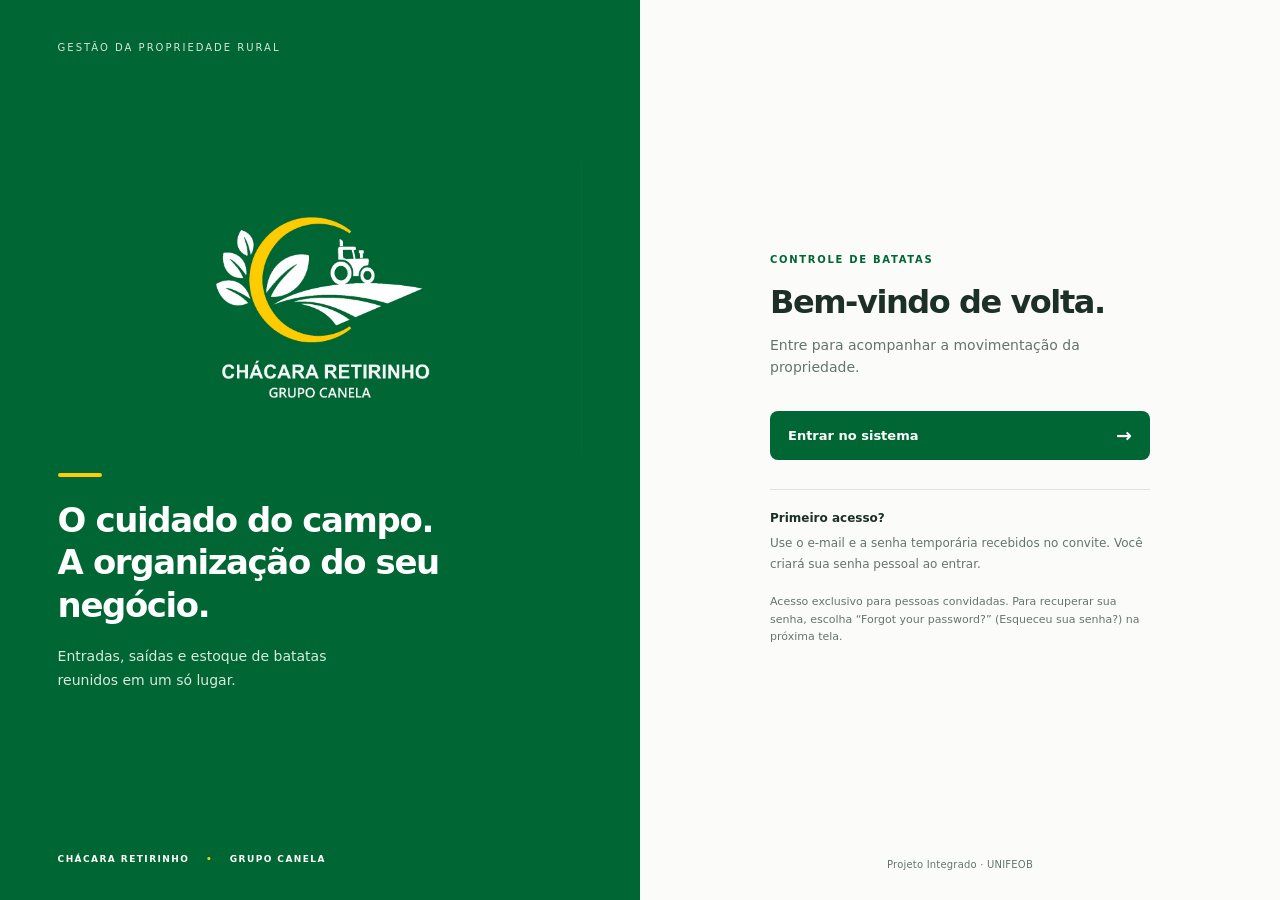
<file: web/index.html>
<!DOCTYPE html>
<html lang="pt-BR">
<head>
<meta charset="utf-8">
<meta name="viewport" content="width=device-width, initial-scale=1">
<title>Chácara Retirinho | Controle de batatas</title>
<meta name="theme-color" content="#006634">
<meta name="description" content="Controle de entradas e saídas de batata da Chácara Retirinho, Grupo Canela.">
<link rel="stylesheet" href="style.css">
</head>
<body>
<noscript><p class="notice">Ative o JavaScript do navegador para usar o controle de batatas.</p></noscript>
<section id="loginScreen" class="login-screen" aria-label="Acesso ao sistema">
  <div class="login-brand">
    <span class="brand-eyebrow">GESTÃO DA PROPRIEDADE RURAL</span>
    <img class="login-logo" src="assets/logo.jpeg" alt="Chácara Retirinho — Grupo Canela" width="1600" height="900">
    <div class="login-brand-copy"><span class="yellow-rule"></span><h1>O cuidado do campo.<br>A organização do seu negócio.</h1><p>Entradas, saídas e estoque de batatas<br>reunidos em um só lugar.</p></div>
    <span class="brand-foot">CHÁCARA RETIRINHO <span>•</span> GRUPO CANELA</span>
  </div>
  <div class="login-content">
    <div class="login-card">
      <span class="eyebrow">CONTROLE DE BATATAS</span>
      <h2>Bem-vindo de volta.</h2>
      <p class="login-intro">Entre para acompanhar a movimentação da propriedade.</p>
      <form id="loginForm">
        <p id="loginError" class="form-message error" role="alert" hidden></p>
        <button class="primary login-submit" type="submit">Entrar no sistema <span aria-hidden="true">→</span></button>
      </form>
      <div class="demo-access"><strong>Primeiro acesso?</strong><p>Use o e-mail e a senha temporária recebidos no convite. Você criará sua senha pessoal ao entrar.</p></div>
      <p class="login-footnote">Acesso exclusivo para pessoas convidadas. Para recuperar sua senha, escolha “Forgot your password?” (Esqueceu sua senha?) na próxima tela.</p>
    </div>
    <p class="login-credit">Projeto Integrado · UNIFEOB</p>
  </div>
</section>
<div id="app" hidden>
<header class="app-header">
  <div class="header-inner">
    <div class="header-top"><img class="header-logo" src="assets/logo.jpeg" alt="Chácara Retirinho — Grupo Canela" width="1600" height="900"><div class="account"><span><span class="account-avatar" id="accountAvatar" aria-hidden="true">A</span> <span id="accountName">Administrador</span></span><button class="logout-button" id="logout" type="button">Sair <span aria-hidden="true">↗</span></button></div></div>
    <div class="header-bottom"><div><span class="eyebrow light">GESTÃO DA PROPRIEDADE</span><h1 tabindex="-1" id="dashboardTitle">Controle de batatas</h1><p>Acompanhe cada entrada. Organize cada saída.</p></div><span class="role-indicator" id="accountRole">Administrador</span></div>
  </div>
</header>
<div class="app-tabs-shell"><div class="app-tabs" role="tablist" aria-label="Áreas do sistema">
  <button type="button" role="tab" id="tab-overview" aria-controls="view-overview" aria-selected="true" tabindex="0" data-tab="overview">Visão geral</button>
  <button type="button" role="tab" id="tab-register" aria-controls="view-register" aria-selected="false" tabindex="-1" data-tab="register" data-register-only>Registrar movimentação</button>
  <button type="button" role="tab" id="tab-users" aria-controls="view-users" aria-selected="false" tabindex="-1" data-tab="users" data-admin-only>Usuários e acessos</button>
  <button type="button" role="tab" id="tab-integrations" aria-controls="view-integrations" aria-selected="false" tabindex="-1" data-tab="integrations" data-admin-only>Integrações</button>
</div></div>
<main class="wrap">
  <div class="notice"><span class="status-dot" aria-hidden="true"></span><div><strong>Estoque compartilhado.</strong> <span id="syncStatus">Carregando registros...</span></div><button class="secondary" id="refreshData" type="button">Atualizar</button></div>
  <div id="storageError" class="form-message error" role="alert" hidden></div>

  <section id="view-overview" class="page-view" role="tabpanel" aria-labelledby="tab-overview" tabindex="0">
  <section class="stats" aria-label="Resumo">
    <div class="stat"><div class="label">Caixotes recebidos <span class="stat-icon" aria-hidden="true">↓</span></div><div class="value" id="totalCaixotes">0</div><div class="sub">Soma dos registros filtrados</div></div>
    <div class="stat"><div class="label">Sacos recebidos <span class="stat-icon" aria-hidden="true">▤</span></div><div class="value" id="totalSacos">0</div><div class="sub" id="totalMeiao">0 sacos meião</div></div>
    <div class="stat"><div class="label">Peso recebido <span class="stat-icon" aria-hidden="true">kg</span></div><div class="value accent" id="totalNet">0 kg</div><div class="sub">Bruto menos tara informada</div><div class="sub" id="totalWeightOut">Saídas: 0 kg</div><div class="sub" id="periodWeightNote"></div></div>
    <div class="stat"><div class="label">Caixotes que saíram <span class="stat-icon" aria-hidden="true">↑</span></div><div class="value" id="totalOut">0</div><div class="sub" id="totalOutOther">0 sacos · 0 sacos meião · 0 bags</div></div>
    <div class="stat stock-stat" aria-live="polite"><div class="label">Estoque atual <span class="stat-icon" aria-hidden="true">▦</span></div><div class="value accent" id="currentStock">0</div><div class="sub">caixotes disponíveis</div><div class="stock-units" id="currentStockOther"></div><div class="stock-weight"><span id="stockWeightLabel">Estoque em kg</span><strong id="currentWeight">0 kg</strong><span id="stockWeightNote"></span></div><div class="sub" id="stockScope"></div></div>
  </section>

  <div class="panel filter-panel">
    <div class="panel-body">
      <div class="filter-heading"><h2>Consultar movimentações</h2><button id="clearFilters" class="text-button" type="button">Limpar filtros</button></div>
      <div class="filters" id="filters">
        <div class="field filter-search"><label for="search">Buscar</label><input id="search" placeholder="Responsável, motorista, placa..."></div>
        <div class="field"><label for="filterQuality">Qualidade / tipo</label><select id="filterQuality"><option value="">Todas as qualidades</option></select></div>
        <div class="field"><label for="filterSize">Tamanho da batata</label><select id="filterSize"><option value="">Todos os tamanhos</option><option value="1">Tamanho 1</option><option value="2">Tamanho 2</option><option value="3">Tamanho 3</option></select></div>
        <div class="field"><label for="filterStart">Data inicial</label><input id="filterStart" type="date" aria-describedby="filterError"></div>
        <div class="field"><label for="filterEnd">Data final</label><input id="filterEnd" type="date" aria-describedby="filterError"></div>
        <div class="field"><label for="filterDest">Câmara fria (entradas)</label><select id="filterDest"><option value="">Todas as câmaras frias</option><option>Câmara 1</option><option>Câmara 2</option><option>Câmara 3</option><option>Câmara 4</option><option>Câmara 5</option></select></div>
      </div>
      <p id="filterError" class="form-message error" role="alert" hidden></p>
      <p class="hint filter-hint">As datas inicial e final estão incluídas no período. Datas e busca filtram os históricos e os totais de movimentação; a câmara filtra apenas entradas. O estoque atual considera todas as datas e câmaras, seguindo qualidade e tamanho. Embalagens e kg são contabilizados separadamente, sem conversão automática.</p>
    </div>
  </div>

    <div class="page-intro compact"><div><span class="eyebrow">MOVIMENTAÇÕES</span><h2>Históricos da propriedade</h2><p>Confira as entradas e saídas registradas.</p></div><button class="primary" type="button" data-view="register" data-register-only>＋ Novo registro</button></div>
    <div class="history-stack">
    <div class="panel">
      <div class="panel-head"><h2>Histórico de entradas</h2><p>Confira as quantidades, os tipos e os tamanhos recebidos.</p></div>
      <div class="table-wrap">
        <table aria-label="Histórico de entradas">
          <thead><tr><th>Data</th><th>Registrado por</th><th>Caminhão / motorista</th><th>Qualidade / tamanho</th><th>Caixotes / sacos / meião</th><th>Bruto / tara / líquido</th><th>Câmara fria</th><th data-admin-only>Ação</th></tr></thead>
          <tbody id="inBody"></tbody>
        </table>
        <div class="empty" id="inEmpty">Nenhuma entrada encontrada.</div>
      </div>
      <div class="table-foot"><span id="inCount">0 registros</span><span><button class="secondary" type="button" id="exportIn" data-admin-only data-compact="true">↓ Exportar entradas (CSV)</button></span></div>
    </div>
    <div class="panel">
      <div class="panel-head"><h2>Histórico de saídas</h2><p>Retiradas por data, espécie, tamanho e embalagem.</p></div>
      <div class="table-wrap">
        <table class="exit-table" aria-label="Histórico de saídas">
          <thead><tr><th>Data</th><th>Registrado por</th><th>Espécie / qualidade</th><th>Tamanho</th><th>Quantidade / embalagem</th><th>Peso líquido (kg)</th><th>Observações</th><th data-admin-only>Ação</th></tr></thead>
          <tbody id="outBody"></tbody>
        </table>
        <div class="empty" id="outEmpty">Nenhuma saída encontrada.</div>
      </div>
      <div class="table-foot"><span id="outCount">0 registros</span><span><button class="secondary" type="button" id="exportOut" data-admin-only data-compact="true">↓ Exportar saídas (CSV)</button></span></div>
    </div>
    </div>
  </section>

  <section id="view-register" class="page-view" role="tabpanel" aria-labelledby="tab-register" tabindex="0" hidden>
    <div class="page-intro"><div><span class="eyebrow">ROTINA DA PROPRIEDADE</span><h2>Registrar movimentação</h2><p>Escolha o formulário de entrada ou de saída. Os registros aparecem no histórico assim que forem salvos.</p></div><button class="secondary" type="button" data-view="overview">Ver históricos</button></div>
    <div class="registration-grid">
    <div class="panel">
      <div class="panel-head"><h2>Registrar nova carga</h2><p>Informe as quantidades recebidas, a qualidade e o tamanho da batata.</p></div>
      <div class="panel-body">
        <form id="loadForm">
          <p class="hint">Responsável pelo lançamento: <strong data-record-author></strong>. Preenchido automaticamente pelo seu acesso.</p>
          <p id="entryError" class="form-message error" role="alert" hidden></p>
          <div class="form-grid">
            <div class="field"><label for="date">Data e hora</label><input id="date" type="datetime-local" required></div>
            <div class="field"><label for="caixotes">Quantidade de caixotes</label><input id="caixotes" type="number" min="0" step="1" value="0" required></div>
            <div class="field"><label for="sacos">Quantidade de sacos</label><input id="sacos" type="number" min="0" step="1" value="0" required></div>
            <div class="field"><label for="meiao">Quantidade de sacos meião</label><input id="meiao" type="number" min="0" step="1" value="0" required></div>
            <div class="field"><label for="quality">Qualidade / tipo</label><select id="quality" required></select></div>
            <div class="field"><label for="size">Tamanho da batata</label><select id="size" required><option value="1">Tamanho 1</option><option value="2">Tamanho 2</option><option value="3">Tamanho 3</option></select></div>
            <div class="field full" id="otherWrap" hidden><label for="qualityOther">Tipo (quando não está na lista)</label><input id="qualityOther" placeholder="Ex.: Batata Cupido"></div>
            <div class="field"><label for="driver">Motorista</label><input id="driver" placeholder="Nome do motorista"></div>
            <div class="field"><label for="truck">Placa do caminhão</label><input id="truck" placeholder="ABC1D23"></div>
            <div class="field"><label for="bags">Quantidade de bags</label><input id="bags" type="number" min="0" step="1" value="0"></div>
            <div class="field"><label for="destination">Câmara fria</label><select id="destination"><option>Câmara 1</option><option>Câmara 2</option><option>Câmara 3</option><option>Câmara 4</option><option>Câmara 5</option></select></div>
            <div class="field"><label for="gross">Peso bruto (kg)</label><input id="gross" type="number" min="0" step="0.01" placeholder="Ex.: 28600" value="0"></div>
            <div class="field"><label for="tare">Tara do caminhão (kg)</label><input id="tare" type="number" min="0" step="0.01" placeholder="Ex.: 12400" value="0"><span class="hint">Peso do veículo vazio, se conhecido.</span></div>
            <div class="field full"><label for="notes">Observações</label><textarea id="notes" rows="2" placeholder="Talhão, fornecedor, divergência na pesagem..."></textarea></div>
          </div>
          <div class="actions"><button class="primary" type="submit">＋ Registrar entrada</button><button class="secondary" type="reset" id="clearForm">Limpar formulário</button></div>
        </form>
      </div>
    </div>
    <div class="panel">
      <div class="panel-head"><h2>Registrar saída</h2><p>Informe a quantidade e a embalagem retirada. O saldo é conferido para a qualidade e o tamanho selecionados.</p></div>
      <div class="panel-body">
        <form id="outForm">
          <p class="hint">Responsável pelo lançamento: <strong data-record-author></strong>. Preenchido automaticamente pelo seu acesso.</p>
          <div class="stock-hint" id="availableStock" aria-live="polite"></div>
          <p id="exitError" class="form-message error" role="alert" hidden></p>
          <div class="form-grid">
            <div class="field"><label for="outDate">Data da saída</label><input id="outDate" type="date" required></div>
            <div class="field"><label for="outQuantity">Quantidade de saída</label><input id="outQuantity" type="number" min="1" step="1" placeholder="Ex.: 20" required></div>
            <div class="field full"><label for="outUnit">Unidade de armazenamento (embalagem)</label><select id="outUnit" required><option value="caixotes">Caixote</option><option value="sacos">Saco</option><option value="meiao">Saco meião</option><option value="bags">Bag</option></select></div>
            <div class="field"><label for="outQuality">Espécie / qualidade</label><select id="outQuality" required></select></div>
            <div class="field"><label for="outSize">Tamanho da batata</label><select id="outSize" required><option value="1">Tamanho 1</option><option value="2">Tamanho 2</option><option value="3">Tamanho 3</option></select></div>
            <div class="field full" id="outOtherWrap" hidden><label for="outQualityOther">Tipo (quando não está na lista)</label><input id="outQualityOther" placeholder="Ex.: Batata Cupido"></div>
            <div class="field full"><label for="outWeight">Peso líquido da saída (kg)</label><input id="outWeight" type="number" min="0.01" max="1000000000" step="0.01" placeholder="Ex.: 1250,50" aria-describedby="outWeightHelp"><span class="hint" id="outWeightHelp">Peso somente das batatas retiradas, sem embalagem. Se não houve pesagem, deixe em branco; o saldo em kg ficará parcial.</span></div>
            <div class="field full"><label for="outNotes">Observações</label><textarea id="outNotes" rows="2" placeholder="Cliente, destino, motivo da retirada..."></textarea></div>
          </div>
          <div class="actions"><button class="primary" type="submit">＋ Registrar saída</button><button class="secondary" type="reset" id="clearOut">Limpar formulário</button></div>
        </form>
      </div>
    </div>
    </div>
  </section>

  <section id="view-users" class="page-view" role="tabpanel" aria-labelledby="tab-users" tabindex="0" hidden>
    <div class="page-intro"><div><span class="eyebrow">ADMINISTRAÇÃO</span><h2>Usuários e acessos</h2><p>Defina quem pode consultar, registrar movimentações ou administrar o sistema.</p></div><span class="page-badge">Somente administrador</span></div>
    <div class="role-cards">
      <article><span class="role-tag">Visualizador</span><p>Visualiza os históricos e os indicadores. Pode usar os filtros.</p></article>
      <article><span class="role-tag">Operador</span><p>Consulta os históricos e registra entradas e saídas.</p></article>
      <article><span class="role-tag">Administrador</span><p>Acesso completo: registros, exclusões, exportações, usuários e integrações.</p></article>
    </div>
    <p class="hint access-note">As permissões são verificadas no servidor. Cada pessoa recebe um convite por e-mail e define sua própria senha.</p>
    <div class="users-grid">
      <div class="panel"><div class="panel-head"><h2>Convidar pessoa</h2><p>O convite será enviado ao e-mail informado.</p></div><div class="panel-body">
        <form id="userForm">
          <p id="userError" class="form-message error" role="alert" hidden></p>
          <div class="form-grid">
            <div class="field full"><label for="newName">Nome</label><input id="newName" required maxlength="60" autocomplete="off" placeholder="Nome da pessoa"></div>
            <div class="field full"><label for="newEmail">E-mail de acesso</label><input id="newEmail" required type="email" maxlength="254" autocomplete="email" placeholder="pessoa@exemplo.com"></div>
            <div class="field full"><label for="newRole">Perfil de acesso</label><select id="newRole"><option value="viewer">Visualizador — somente visualização</option><option value="operator">Operador — registros e visualização</option><option value="admin">Administrador — acesso completo</option></select></div>
          </div>
          <div class="actions"><button class="primary" type="submit" id="createUser">Enviar convite</button></div>
        </form>
      </div></div>
      <div class="panel"><div class="panel-head"><h2>Logins cadastrados</h2><p>Altere o perfil ou pause o acesso de um usuário. Seu próprio acesso de administrador é preservado.</p></div>
        <div class="table-wrap"><table class="users-table" aria-label="Logins cadastrados"><thead><tr><th>Nome / e-mail</th><th>Perfil</th><th>Situação</th><th>Acesso</th></tr></thead><tbody id="usersBody"></tbody></table></div>
        <div class="table-foot"><span id="usersCount"></span><span>Acessos protegidos pelo Amazon Cognito</span></div>
      </div>
    </div>
  </section>

  <section id="view-integrations" class="page-view" role="tabpanel" aria-labelledby="tab-integrations" tabindex="0" hidden>
    <div class="page-intro"><div><span class="eyebrow">INFRAESTRUTURA</span><h2>Integrações e ambiente</h2><p>Acompanhe os serviços que mantêm o sistema online.</p></div><button class="secondary" id="checkIntegrations" type="button">Verificar serviços</button></div>
    <p id="integrationError" class="form-message error" role="alert" hidden></p>
    <div class="integration-grid">
      <article class="panel integration-card"><div class="integration-top"><span class="integration-symbol">☁</span><span class="status-tag">HTTPS</span></div><h3>Hospedagem AWS</h3><p>Site distribuído pelo Amazon CloudFront, com arquivos armazenados de forma privada no Amazon S3.</p><div class="integration-detail">Ambiente online · us-east-2</div></article>
      <article class="panel integration-card"><div class="integration-top"><span class="integration-symbol">▤</span><span class="status-tag" id="databaseStatus">A verificar</span></div><h3>Banco de dados</h3><p>Amazon DynamoDB. Estoque compartilhado entre os usuários e backup contínuo habilitado.</p><div class="integration-detail" id="databaseSummary"></div></article>
      <article class="panel integration-card"><div class="integration-top"><span class="integration-symbol">↗</span><span class="status-tag" id="apiStatus">A verificar</span></div><h3>API do sistema</h3><p>API Gateway e AWS Lambda conferem as permissões e o saldo antes de salvar cada movimentação.</p><div class="integration-detail" id="serviceCheckedAt">Nenhuma verificação concluída</div></article>
      <article class="panel integration-card"><div class="integration-top"><span class="integration-symbol">◎</span><span class="status-tag">Sessão autenticada</span></div><h3>Autenticação</h3><p>Amazon Cognito. Acesso por convite, senha pessoal e perfis de visualizador, operador e administrador.</p><div class="integration-detail" id="usersSummary"></div></article>
    </div>
    <div class="panel audit-panel">
      <div class="panel-head"><h2>Auditoria e acessos</h2><p>Entradas, saídas, exclusões, convites e alterações de acesso. Somente consulta; os eventos não podem ser apagados por esta interface.</p></div>
      <div class="panel-body">
        <p class="hint">A auditoria começa quando esta versão for publicada. Acessos representam sessões autenticadas observadas pelo sistema; não incluem tentativas de senha recusadas na tela externa de login.</p>
        <div class="audit-controls"><div class="field"><label for="auditSearch">Buscar nos eventos carregados</label><input id="auditSearch" placeholder="Pessoa, ação ou registro..."></div><div class="field"><label for="auditType">Tipo de evento</label><select id="auditType"><option value="">Todos</option><option value="movement">Movimentações</option><option value="session.">Acessos</option><option value="user.">Usuários e permissões</option></select></div><button id="refreshAudit" class="secondary" type="button">Atualizar auditoria</button></div>
        <p id="auditError" class="form-message error" role="alert" hidden></p>
        <p id="auditSummary" class="hint" aria-live="polite">Clique em Atualizar auditoria para consultar.</p>
      </div>
      <div class="table-wrap"><table class="audit-table" aria-label="Auditoria do sistema"><thead><tr><th>Data e hora</th><th>Responsável</th><th>Ação</th><th>Registro / alterações</th></tr></thead><tbody id="auditBody"></tbody></table><div class="empty" id="auditEmpty">Nenhum evento carregado.</div></div>
      <div class="table-foot"><span id="auditCount"></span><button class="secondary" id="moreAudit" type="button" hidden>Carregar mais eventos</button></div>
    </div>
    <div class="panel"><div class="panel-head"><h2>Projeto e créditos</h2><p>O uso dos serviços consome os créditos disponíveis do projeto gratuito. Consulte o saldo e a validade em <a href="https://settings.aws.com/" target="_blank" rel="noopener noreferrer">AWS Settings → Billing</a>. Esta tela verifica a API e a leitura do banco; não consulta faturamento.</p></div></div>
  </section>
  <div class="closing-note"><strong>Seu controle, sempre organizado.</strong><span>Acompanhe os históricos para manter as movimentações da propriedade organizadas.</span></div>
  <footer><span>Chácara Retirinho · Grupo Canela</span><span>Projeto Integrado — Computação em Nuvem e Qualidade de Software</span></footer>
</main>
</div>
<dialog id="deleteDialog" aria-labelledby="deleteTitle" aria-describedby="deleteDescription">
  <h2 id="deleteTitle">Excluir registro?</h2><p id="deleteDescription"></p>
  <form method="dialog" class="actions"><button class="secondary" value="cancel" autofocus>Cancelar</button><button class="danger" id="confirmDelete" type="button">Excluir registro</button></form>
</dialog>
<div id="toast" class="toast" role="status" aria-live="polite" hidden></div>
<script src="config.js"></script>
<script src="access.js"></script>
<script src="inventory.js"></script>
<script src="script.js"></script>
</body>
</html>
</file>
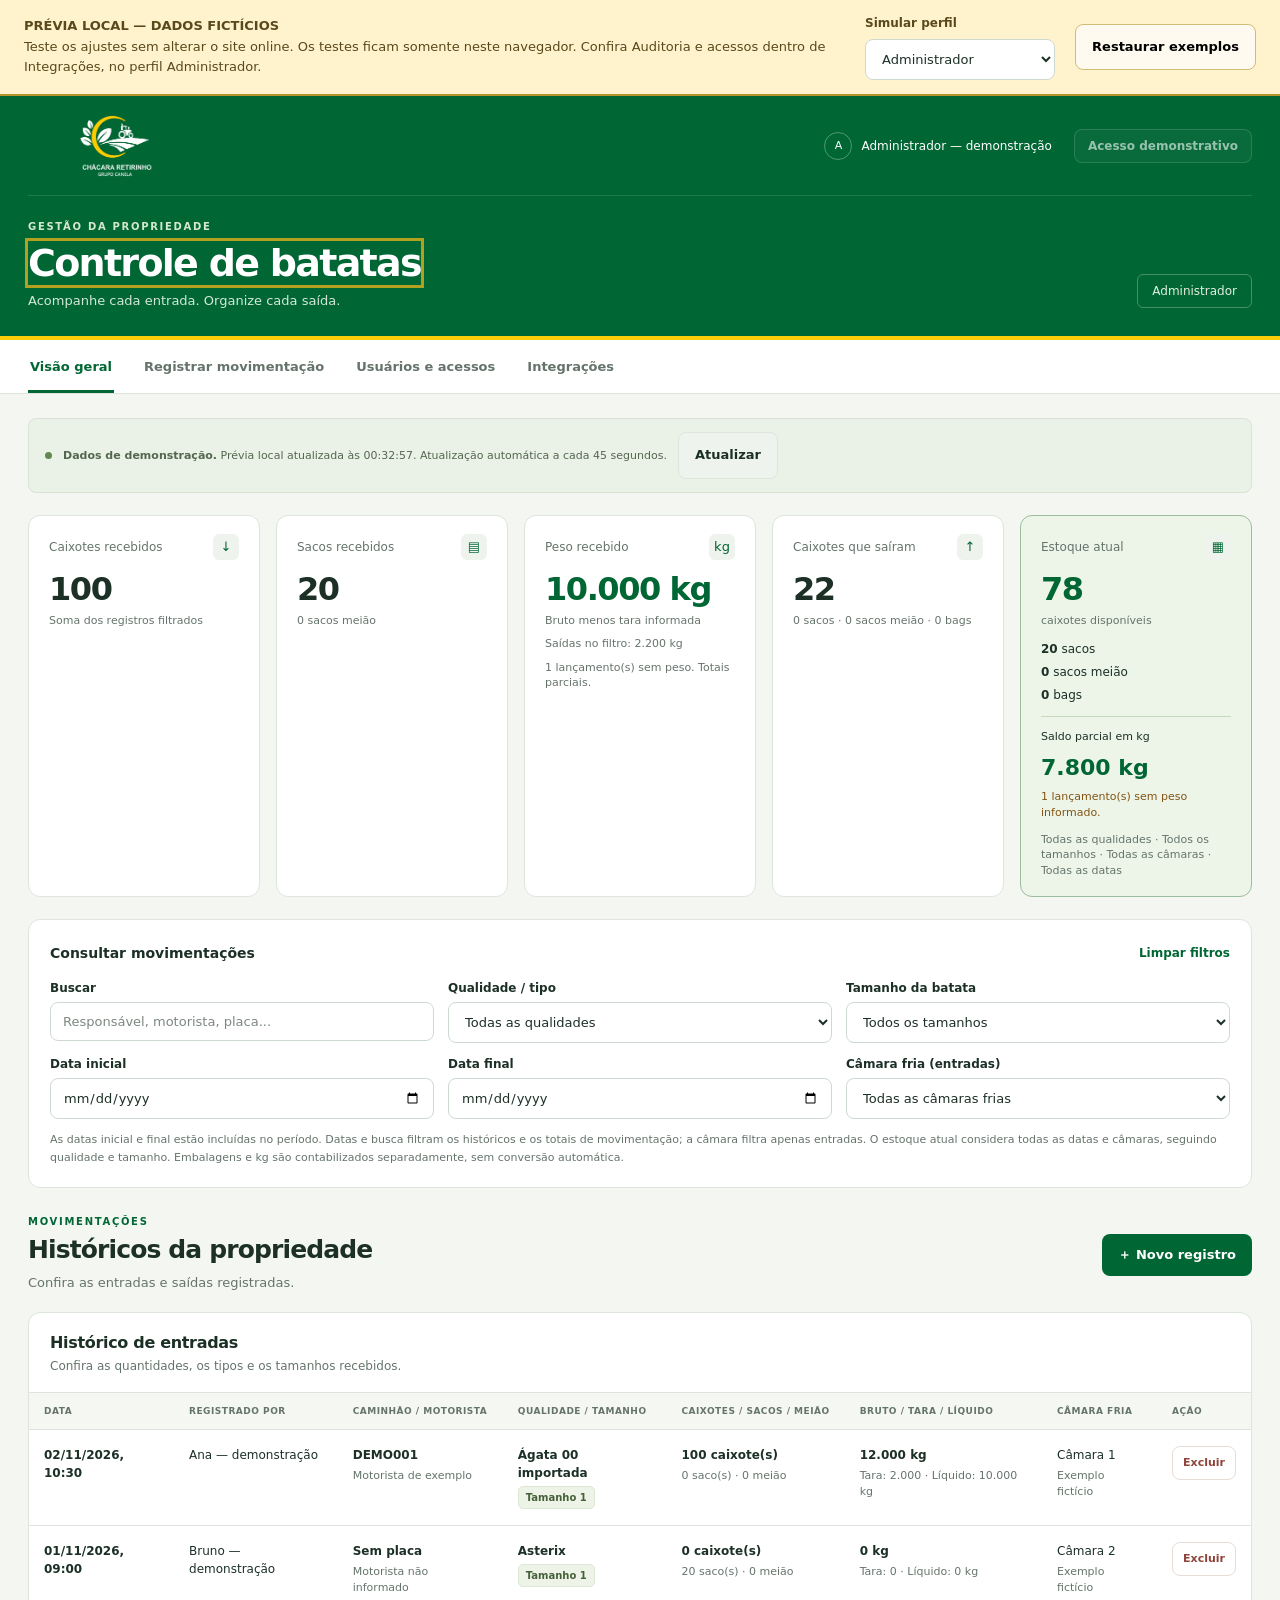
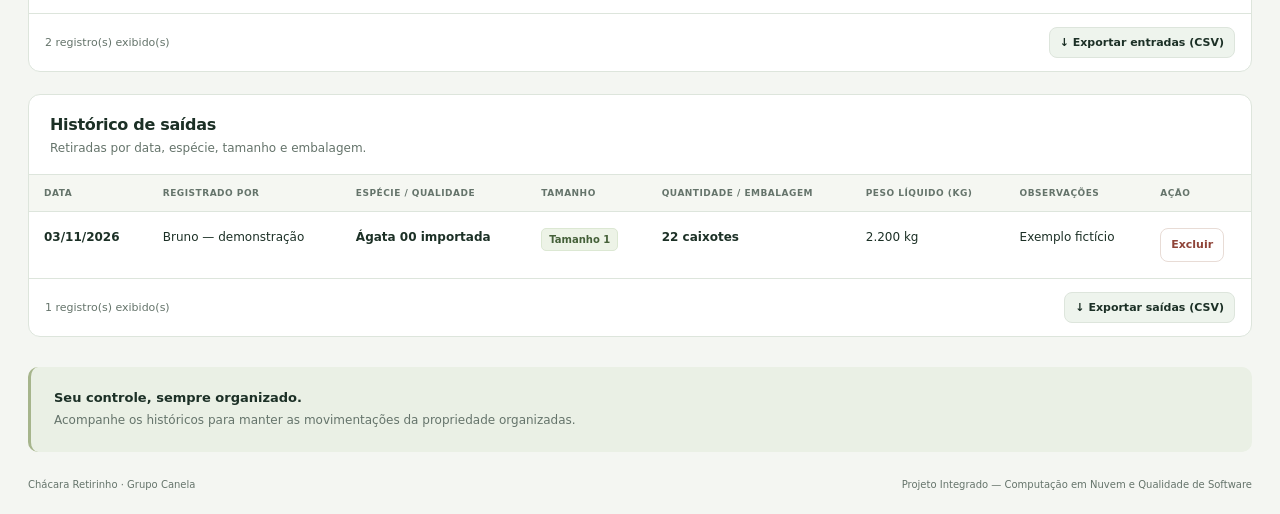
<file: ABRIR_PREVIA.html>
<!DOCTYPE html>
<html lang="pt-BR">
<head>
<meta charset="utf-8">
<meta name="viewport" content="width=device-width, initial-scale=1">
<title>Chácara Retirinho | Controle de batatas</title>
<meta name="theme-color" content="#006634">
<meta name="description" content="Controle de entradas e saídas de batata da Chácara Retirinho, Grupo Canela.">
<link rel="stylesheet" href="web/style.css">
<link rel="stylesheet" href="preview/style.css">
</head>
<body>
<div class="preview-banner" role="region" aria-label="Demonstração local"><div><strong>PRÉVIA LOCAL — DADOS FICTÍCIOS</strong>Teste os ajustes sem alterar o site online. Os testes ficam somente neste navegador. Confira Auditoria e acessos dentro de Integrações, no perfil Administrador.</div><div class="preview-profile"><label for="previewProfile">Simular perfil</label><select id="previewProfile"><option value="admin">Administrador</option><option value="operator">Operador</option><option value="viewer">Visualizador</option></select></div><button type="button" id="previewReset">Restaurar exemplos</button></div>
<noscript><p class="notice">Ative o JavaScript do navegador para usar o controle de batatas.</p></noscript>
<section id="loginScreen" class="login-screen" aria-label="Acesso ao sistema">
  <div class="login-brand">
    <span class="brand-eyebrow">GESTÃO DA PROPRIEDADE RURAL</span>
    <img class="login-logo" src="web/assets/logo.jpeg" alt="Chácara Retirinho — Grupo Canela" width="1600" height="900">
    <div class="login-brand-copy"><span class="yellow-rule"></span><h1>O cuidado do campo.<br>A organização do seu negócio.</h1><p>Entradas, saídas e estoque de batatas<br>reunidos em um só lugar.</p></div>
    <span class="brand-foot">CHÁCARA RETIRINHO <span>•</span> GRUPO CANELA</span>
  </div>
  <div class="login-content">
    <div class="login-card">
      <span class="eyebrow">CONTROLE DE BATATAS</span>
      <h2>Bem-vindo de volta.</h2>
      <p class="login-intro">Entre para acompanhar a movimentação da propriedade.</p>
      <form id="loginForm">
        <p id="loginError" class="form-message error" role="alert" hidden></p>
        <button class="primary login-submit" type="submit">Entrar no sistema <span aria-hidden="true">→</span></button>
      </form>
      <div class="demo-access"><strong>Primeiro acesso?</strong><p>Use o e-mail e a senha temporária recebidos no convite. Você criará sua senha pessoal ao entrar.</p></div>
      <p class="login-footnote">Acesso exclusivo para pessoas convidadas. Para recuperar sua senha, escolha “Forgot your password?” (Esqueceu sua senha?) na próxima tela.</p>
    </div>
    <p class="login-credit">Projeto Integrado · UNIFEOB</p>
  </div>
</section>
<div id="app" hidden>
<header class="app-header">
  <div class="header-inner">
    <div class="header-top"><img class="header-logo" src="web/assets/logo.jpeg" alt="Chácara Retirinho — Grupo Canela" width="1600" height="900"><div class="account"><span><span class="account-avatar" id="accountAvatar" aria-hidden="true">A</span> <span id="accountName">Administrador</span></span><button class="logout-button" id="logout" type="button">Sair <span aria-hidden="true">↗</span></button></div></div>
    <div class="header-bottom"><div><span class="eyebrow light">GESTÃO DA PROPRIEDADE</span><h1 tabindex="-1" id="dashboardTitle">Controle de batatas</h1><p>Acompanhe cada entrada. Organize cada saída.</p></div><span class="role-indicator" id="accountRole">Administrador</span></div>
  </div>
</header>
<div class="app-tabs-shell"><div class="app-tabs" role="tablist" aria-label="Áreas do sistema">
  <button type="button" role="tab" id="tab-overview" aria-controls="view-overview" aria-selected="true" tabindex="0" data-tab="overview">Visão geral</button>
  <button type="button" role="tab" id="tab-register" aria-controls="view-register" aria-selected="false" tabindex="-1" data-tab="register" data-register-only>Registrar movimentação</button>
  <button type="button" role="tab" id="tab-users" aria-controls="view-users" aria-selected="false" tabindex="-1" data-tab="users" data-admin-only>Usuários e acessos</button>
  <button type="button" role="tab" id="tab-integrations" aria-controls="view-integrations" aria-selected="false" tabindex="-1" data-tab="integrations" data-admin-only>Integrações</button>
</div></div>
<main class="wrap">
  <div class="notice"><span class="status-dot" aria-hidden="true"></span><div><strong>Dados de demonstração.</strong> <span id="syncStatus">Carregando registros...</span></div><button class="secondary" id="refreshData" type="button">Atualizar</button></div>
  <div id="storageError" class="form-message error" role="alert" hidden></div>

  <section id="view-overview" class="page-view" role="tabpanel" aria-labelledby="tab-overview" tabindex="0">
  <section class="stats" aria-label="Resumo">
    <div class="stat"><div class="label">Caixotes recebidos <span class="stat-icon" aria-hidden="true">↓</span></div><div class="value" id="totalCaixotes">0</div><div class="sub">Soma dos registros filtrados</div></div>
    <div class="stat"><div class="label">Sacos recebidos <span class="stat-icon" aria-hidden="true">▤</span></div><div class="value" id="totalSacos">0</div><div class="sub" id="totalMeiao">0 sacos meião</div></div>
    <div class="stat"><div class="label">Peso recebido <span class="stat-icon" aria-hidden="true">kg</span></div><div class="value accent" id="totalNet">0 kg</div><div class="sub">Bruto menos tara informada</div><div class="sub" id="totalWeightOut">Saídas: 0 kg</div><div class="sub" id="periodWeightNote"></div></div>
    <div class="stat"><div class="label">Caixotes que saíram <span class="stat-icon" aria-hidden="true">↑</span></div><div class="value" id="totalOut">0</div><div class="sub" id="totalOutOther">0 sacos · 0 sacos meião · 0 bags</div></div>
    <div class="stat stock-stat" aria-live="polite"><div class="label">Estoque atual <span class="stat-icon" aria-hidden="true">▦</span></div><div class="value accent" id="currentStock">0</div><div class="sub">caixotes disponíveis</div><div class="stock-units" id="currentStockOther"></div><div class="stock-weight"><span id="stockWeightLabel">Estoque em kg</span><strong id="currentWeight">0 kg</strong><span id="stockWeightNote"></span></div><div class="sub" id="stockScope"></div></div>
  </section>

  <div class="panel filter-panel">
    <div class="panel-body">
      <div class="filter-heading"><h2>Consultar movimentações</h2><button id="clearFilters" class="text-button" type="button">Limpar filtros</button></div>
      <div class="filters" id="filters">
        <div class="field filter-search"><label for="search">Buscar</label><input id="search" placeholder="Responsável, motorista, placa..."></div>
        <div class="field"><label for="filterQuality">Qualidade / tipo</label><select id="filterQuality"><option value="">Todas as qualidades</option></select></div>
        <div class="field"><label for="filterSize">Tamanho da batata</label><select id="filterSize"><option value="">Todos os tamanhos</option><option value="1">Tamanho 1</option><option value="2">Tamanho 2</option><option value="3">Tamanho 3</option></select></div>
        <div class="field"><label for="filterStart">Data inicial</label><input id="filterStart" type="date" aria-describedby="filterError"></div>
        <div class="field"><label for="filterEnd">Data final</label><input id="filterEnd" type="date" aria-describedby="filterError"></div>
        <div class="field"><label for="filterDest">Câmara fria (entradas)</label><select id="filterDest"><option value="">Todas as câmaras frias</option><option>Câmara 1</option><option>Câmara 2</option><option>Câmara 3</option><option>Câmara 4</option><option>Câmara 5</option></select></div>
      </div>
      <p id="filterError" class="form-message error" role="alert" hidden></p>
      <p class="hint filter-hint">As datas inicial e final estão incluídas no período. Datas e busca filtram os históricos e os totais de movimentação; a câmara filtra apenas entradas. O estoque atual considera todas as datas e câmaras, seguindo qualidade e tamanho. Embalagens e kg são contabilizados separadamente, sem conversão automática.</p>
    </div>
  </div>

    <div class="page-intro compact"><div><span class="eyebrow">MOVIMENTAÇÕES</span><h2>Históricos da propriedade</h2><p>Confira as entradas e saídas registradas.</p></div><button class="primary" type="button" data-view="register" data-register-only>＋ Novo registro</button></div>
    <div class="history-stack">
    <div class="panel">
      <div class="panel-head"><h2>Histórico de entradas</h2><p>Confira as quantidades, os tipos e os tamanhos recebidos.</p></div>
      <div class="table-wrap">
        <table aria-label="Histórico de entradas">
          <thead><tr><th>Data</th><th>Registrado por</th><th>Caminhão / motorista</th><th>Qualidade / tamanho</th><th>Caixotes / sacos / meião</th><th>Bruto / tara / líquido</th><th>Câmara fria</th><th data-admin-only>Ação</th></tr></thead>
          <tbody id="inBody"></tbody>
        </table>
        <div class="empty" id="inEmpty">Nenhuma entrada encontrada.</div>
      </div>
      <div class="table-foot"><span id="inCount">0 registros</span><span><button class="secondary" type="button" id="exportIn" data-admin-only data-compact="true">↓ Exportar entradas (CSV)</button></span></div>
    </div>
    <div class="panel">
      <div class="panel-head"><h2>Histórico de saídas</h2><p>Retiradas por data, espécie, tamanho e embalagem.</p></div>
      <div class="table-wrap">
        <table class="exit-table" aria-label="Histórico de saídas">
          <thead><tr><th>Data</th><th>Registrado por</th><th>Espécie / qualidade</th><th>Tamanho</th><th>Quantidade / embalagem</th><th>Peso líquido (kg)</th><th>Observações</th><th data-admin-only>Ação</th></tr></thead>
          <tbody id="outBody"></tbody>
        </table>
        <div class="empty" id="outEmpty">Nenhuma saída encontrada.</div>
      </div>
      <div class="table-foot"><span id="outCount">0 registros</span><span><button class="secondary" type="button" id="exportOut" data-admin-only data-compact="true">↓ Exportar saídas (CSV)</button></span></div>
    </div>
    </div>
  </section>

  <section id="view-register" class="page-view" role="tabpanel" aria-labelledby="tab-register" tabindex="0" hidden>
    <div class="page-intro"><div><span class="eyebrow">ROTINA DA PROPRIEDADE</span><h2>Registrar movimentação</h2><p>Escolha o formulário de entrada ou de saída. Os registros aparecem no histórico assim que forem salvos.</p></div><button class="secondary" type="button" data-view="overview">Ver históricos</button></div>
    <div class="registration-grid">
    <div class="panel">
      <div class="panel-head"><h2>Registrar nova carga</h2><p>Informe as quantidades recebidas, a qualidade e o tamanho da batata.</p></div>
      <div class="panel-body">
        <form id="loadForm">
          <p class="hint">Responsável pelo lançamento: <strong data-record-author></strong>. Preenchido automaticamente pelo seu acesso.</p>
          <p id="entryError" class="form-message error" role="alert" hidden></p>
          <div class="form-grid">
            <div class="field"><label for="date">Data e hora</label><input id="date" type="datetime-local" required></div>
            <div class="field"><label for="caixotes">Quantidade de caixotes</label><input id="caixotes" type="number" min="0" step="1" value="0" required></div>
            <div class="field"><label for="sacos">Quantidade de sacos</label><input id="sacos" type="number" min="0" step="1" value="0" required></div>
            <div class="field"><label for="meiao">Quantidade de sacos meião</label><input id="meiao" type="number" min="0" step="1" value="0" required></div>
            <div class="field"><label for="quality">Qualidade / tipo</label><select id="quality" required></select></div>
            <div class="field"><label for="size">Tamanho da batata</label><select id="size" required><option value="1">Tamanho 1</option><option value="2">Tamanho 2</option><option value="3">Tamanho 3</option></select></div>
            <div class="field full" id="otherWrap" hidden><label for="qualityOther">Tipo (quando não está na lista)</label><input id="qualityOther" placeholder="Ex.: Batata Cupido"></div>
            <div class="field"><label for="driver">Motorista</label><input id="driver" placeholder="Nome do motorista"></div>
            <div class="field"><label for="truck">Placa do caminhão</label><input id="truck" placeholder="ABC1D23"></div>
            <div class="field"><label for="bags">Quantidade de bags</label><input id="bags" type="number" min="0" step="1" value="0"></div>
            <div class="field"><label for="destination">Câmara fria</label><select id="destination"><option>Câmara 1</option><option>Câmara 2</option><option>Câmara 3</option><option>Câmara 4</option><option>Câmara 5</option></select></div>
            <div class="field"><label for="gross">Peso bruto (kg)</label><input id="gross" type="number" min="0" step="0.01" placeholder="Ex.: 28600" value="0"></div>
            <div class="field"><label for="tare">Tara do caminhão (kg)</label><input id="tare" type="number" min="0" step="0.01" placeholder="Ex.: 12400" value="0"><span class="hint">Peso do veículo vazio, se conhecido.</span></div>
            <div class="field full"><label for="notes">Observações</label><textarea id="notes" rows="2" placeholder="Talhão, fornecedor, divergência na pesagem..."></textarea></div>
          </div>
          <div class="actions"><button class="primary" type="submit">＋ Registrar entrada</button><button class="secondary" type="reset" id="clearForm">Limpar formulário</button></div>
        </form>
      </div>
    </div>
    <div class="panel">
      <div class="panel-head"><h2>Registrar saída</h2><p>Informe a quantidade e a embalagem retirada. O saldo é conferido para a qualidade e o tamanho selecionados.</p></div>
      <div class="panel-body">
        <form id="outForm">
          <p class="hint">Responsável pelo lançamento: <strong data-record-author></strong>. Preenchido automaticamente pelo seu acesso.</p>
          <div class="stock-hint" id="availableStock" aria-live="polite"></div>
          <p id="exitError" class="form-message error" role="alert" hidden></p>
          <div class="form-grid">
            <div class="field"><label for="outDate">Data da saída</label><input id="outDate" type="date" required></div>
            <div class="field"><label for="outQuantity">Quantidade de saída</label><input id="outQuantity" type="number" min="1" step="1" placeholder="Ex.: 20" required></div>
            <div class="field full"><label for="outUnit">Unidade de armazenamento (embalagem)</label><select id="outUnit" required><option value="caixotes">Caixote</option><option value="sacos">Saco</option><option value="meiao">Saco meião</option><option value="bags">Bag</option></select></div>
            <div class="field"><label for="outQuality">Espécie / qualidade</label><select id="outQuality" required></select></div>
            <div class="field"><label for="outSize">Tamanho da batata</label><select id="outSize" required><option value="1">Tamanho 1</option><option value="2">Tamanho 2</option><option value="3">Tamanho 3</option></select></div>
            <div class="field full" id="outOtherWrap" hidden><label for="outQualityOther">Tipo (quando não está na lista)</label><input id="outQualityOther" placeholder="Ex.: Batata Cupido"></div>
            <div class="field full"><label for="outWeight">Peso líquido da saída (kg)</label><input id="outWeight" type="number" min="0.01" max="1000000000" step="0.01" placeholder="Ex.: 1250,50" aria-describedby="outWeightHelp"><span class="hint" id="outWeightHelp">Peso somente das batatas retiradas, sem embalagem. Se não houve pesagem, deixe em branco; o saldo em kg ficará parcial.</span></div>
            <div class="field full"><label for="outNotes">Observações</label><textarea id="outNotes" rows="2" placeholder="Cliente, destino, motivo da retirada..."></textarea></div>
          </div>
          <div class="actions"><button class="primary" type="submit">＋ Registrar saída</button><button class="secondary" type="reset" id="clearOut">Limpar formulário</button></div>
        </form>
      </div>
    </div>
    </div>
  </section>

  <section id="view-users" class="page-view" role="tabpanel" aria-labelledby="tab-users" tabindex="0" hidden>
    <div class="page-intro"><div><span class="eyebrow">ADMINISTRAÇÃO</span><h2>Usuários e acessos</h2><p>Defina quem pode consultar, registrar movimentações ou administrar o sistema.</p></div><span class="page-badge">Somente administrador</span></div>
    <div class="role-cards">
      <article><span class="role-tag">Visualizador</span><p>Visualiza os históricos e os indicadores. Pode usar os filtros.</p></article>
      <article><span class="role-tag">Operador</span><p>Consulta os históricos e registra entradas e saídas.</p></article>
      <article><span class="role-tag">Administrador</span><p>Acesso completo: registros, exclusões, exportações, usuários e integrações.</p></article>
    </div>
    <p class="hint access-note">As permissões são verificadas no servidor. Cada pessoa recebe um convite por e-mail e define sua própria senha.</p>
    <div class="users-grid">
      <div class="panel"><div class="panel-head"><h2>Convidar pessoa</h2><p>Cadastros fictícios locais. Nenhum e-mail será enviado.</p></div><div class="panel-body">
        <form id="userForm">
          <p id="userError" class="form-message error" role="alert" hidden></p>
          <div class="form-grid">
            <div class="field full"><label for="newName">Nome</label><input id="newName" required maxlength="60" autocomplete="off" placeholder="Nome da pessoa"></div>
            <div class="field full"><label for="newEmail">E-mail de acesso</label><input id="newEmail" required type="email" maxlength="254" autocomplete="email" placeholder="pessoa@exemplo.com"></div>
            <div class="field full"><label for="newRole">Perfil de acesso</label><select id="newRole"><option value="viewer">Visualizador — somente visualização</option><option value="operator">Operador — registros e visualização</option><option value="admin">Administrador — acesso completo</option></select></div>
          </div>
          <div class="actions"><button class="primary" type="submit" id="createUser">Enviar convite</button></div>
        </form>
      </div></div>
      <div class="panel"><div class="panel-head"><h2>Logins cadastrados</h2><p>Altere o perfil ou pause o acesso de um usuário. Seu próprio acesso de administrador é preservado.</p></div>
        <div class="table-wrap"><table class="users-table" aria-label="Logins cadastrados"><thead><tr><th>Nome / e-mail</th><th>Perfil</th><th>Situação</th><th>Acesso</th></tr></thead><tbody id="usersBody"></tbody></table></div>
        <div class="table-foot"><span id="usersCount"></span><span>Acesso fictício para conferência</span></div>
      </div>
    </div>
  </section>

  <section id="view-integrations" class="page-view" role="tabpanel" aria-labelledby="tab-integrations" tabindex="0" hidden>
    <div class="page-intro"><div><span class="eyebrow">INFRAESTRUTURA</span><h2>Integrações e ambiente</h2><p>Os serviços abaixo são simulados nesta prévia. Não há consulta ao ambiente online.</p></div><button class="secondary" id="checkIntegrations" type="button">Verificar serviços</button></div>
    <p id="integrationError" class="form-message error" role="alert" hidden></p>
    <div class="integration-grid">
      <article class="panel integration-card"><div class="integration-top"><span class="integration-symbol">☁</span><span class="status-tag">HTTPS</span></div><h3>Hospedagem AWS</h3><p>Site distribuído pelo Amazon CloudFront, com arquivos armazenados de forma privada no Amazon S3.</p><div class="integration-detail">Prévia local · sem conexão com AWS</div></article>
      <article class="panel integration-card"><div class="integration-top"><span class="integration-symbol">▤</span><span class="status-tag" id="databaseStatus">A verificar</span></div><h3>Banco de dados</h3><p>Amazon DynamoDB. Estoque compartilhado entre os usuários e backup contínuo habilitado.</p><div class="integration-detail" id="databaseSummary"></div></article>
      <article class="panel integration-card"><div class="integration-top"><span class="integration-symbol">↗</span><span class="status-tag" id="apiStatus">A verificar</span></div><h3>API do sistema</h3><p>API Gateway e AWS Lambda conferem as permissões e o saldo antes de salvar cada movimentação.</p><div class="integration-detail" id="serviceCheckedAt">Nenhuma verificação concluída</div></article>
      <article class="panel integration-card"><div class="integration-top"><span class="integration-symbol">◎</span><span class="status-tag">Sessão autenticada</span></div><h3>Autenticação</h3><p>Amazon Cognito. Acesso por convite, senha pessoal e perfis de visualizador, operador e administrador.</p><div class="integration-detail" id="usersSummary"></div></article>
    </div>
    <div class="panel audit-panel">
      <div class="panel-head"><h2>Auditoria e acessos</h2><p>Entradas, saídas, exclusões, convites e alterações de acesso. Somente consulta; os eventos não podem ser apagados por esta interface.</p></div>
      <div class="panel-body">
        <p class="hint">A auditoria começa quando esta versão for publicada. Acessos representam sessões autenticadas observadas pelo sistema; não incluem tentativas de senha recusadas na tela externa de login.</p>
        <div class="audit-controls"><div class="field"><label for="auditSearch">Buscar nos eventos carregados</label><input id="auditSearch" placeholder="Pessoa, ação ou registro..."></div><div class="field"><label for="auditType">Tipo de evento</label><select id="auditType"><option value="">Todos</option><option value="movement">Movimentações</option><option value="session.">Acessos</option><option value="user.">Usuários e permissões</option></select></div><button id="refreshAudit" class="secondary" type="button">Atualizar auditoria</button></div>
        <p id="auditError" class="form-message error" role="alert" hidden></p>
        <p id="auditSummary" class="hint" aria-live="polite">Clique em Atualizar auditoria para consultar.</p>
      </div>
      <div class="table-wrap"><table class="audit-table" aria-label="Auditoria do sistema"><thead><tr><th>Data e hora</th><th>Responsável</th><th>Ação</th><th>Registro / alterações</th></tr></thead><tbody id="auditBody"></tbody></table><div class="empty" id="auditEmpty">Nenhum evento carregado.</div></div>
      <div class="table-foot"><span id="auditCount"></span><button class="secondary" id="moreAudit" type="button" hidden>Carregar mais eventos</button></div>
    </div>
    <div class="panel"><div class="panel-head"><h2>Projeto e créditos</h2><p>O uso dos serviços consome os créditos disponíveis do projeto gratuito. Consulte o saldo e a validade em <a href="https://settings.aws.com/" target="_blank" rel="noopener noreferrer">AWS Settings → Billing</a>. Esta tela verifica a API e a leitura do banco; não consulta faturamento.</p></div></div>
  </section>
  <div class="closing-note"><strong>Seu controle, sempre organizado.</strong><span>Acompanhe os históricos para manter as movimentações da propriedade organizadas.</span></div>
  <footer><span>Chácara Retirinho · Grupo Canela</span><span>Projeto Integrado — Computação em Nuvem e Qualidade de Software</span></footer>
</main>
</div>
<dialog id="deleteDialog" aria-labelledby="deleteTitle" aria-describedby="deleteDescription">
  <h2 id="deleteTitle">Excluir registro?</h2><p id="deleteDescription"></p>
  <form method="dialog" class="actions"><button class="secondary" value="cancel" autofocus>Cancelar</button><button class="danger" id="confirmDelete" type="button">Excluir registro</button></form>
</dialog>
<div id="toast" class="toast" role="status" aria-live="polite" hidden></div>

<script src="preview/access.js"></script>
<script src="web/inventory.js"></script>
<script src="web/script.js"></script>
</body>
</html>
</file>
<file: web/style.css>
:root {
  color-scheme: light;
  --primary: #006634;
  --primary-dark: #004a2b;
  --yellow: #ffcc08;
  --background: #f4f6f2;
  --ink: #1c3026;
  --muted: #65746b;
  --border: #dde5dc;
  --surface: #fff;
  --soft: #eef4ed;
  --error: #a72b2b;
  font-family: Inter, ui-sans-serif, system-ui, -apple-system, BlinkMacSystemFont, "Segoe UI", sans-serif;
}
* { box-sizing: border-box; }
[hidden] { display: none !important; }
html { scroll-behavior: smooth; scroll-padding-top: 24px; }
body { margin: 0; background: var(--background); color: var(--ink); font-size: 14px; }
button, input, select, textarea { font: inherit; }
button, a, input, select, textarea { -webkit-tap-highlight-color: transparent; }
button { cursor: pointer; }
button, a, input, select, textarea { outline-offset: 4px; }
:focus-visible { outline: 3px solid #b1a11f; }
button { border: 0; border-radius: 8px; padding: 12px 16px; font-weight: 650; font-size: 13px; transition: background .15s, box-shadow .15s; }
button:disabled { cursor: not-allowed; opacity: .6; }
button.primary { background: var(--primary); color: #fff; }
button.primary:hover { background: var(--primary-dark); }
button.secondary { background: var(--soft); color: var(--ink); border: 1px solid var(--border); }
button.secondary:hover { background: #e0ebdd; }
button.text-button { padding: 5px 0; background: transparent; color: var(--primary); font-size: 12px; text-align: left; }
button.text-button:hover { text-decoration: underline; }
.eyebrow { display: block; font-size: 10px; font-weight: 750; letter-spacing: .17em; color: var(--primary); }
.eyebrow.light { color: #d6e8cc; }
.field { display: flex; flex-direction: column; gap: 7px; min-width: 0; }
.field.full { grid-column: 1 / -1; }
label { font-size: 12px; font-weight: 650; }
input, select, textarea { width: 100%; min-width: 0; border: 1px solid #ced9cf; background: #fff; border-radius: 8px; padding: 11px 12px; color: var(--ink); font-size: 13px; }
input::placeholder, textarea::placeholder { color: #7d8880; }
input:focus, select:focus, textarea:focus { border-color: var(--primary); outline: 2px solid #00663425; outline-offset: 1px; }
textarea { resize: vertical; min-height: 72px; }
.hint { color: var(--muted); font-size: 11px; line-height: 1.6; }
.form-message { padding: 12px 14px; border-radius: 8px; line-height: 1.5; font-size: 13px; margin: 0 0 16px; }
.form-message.error { color: var(--error); background: #fff3f1; border: 1px solid #f0d3ce; }
/* Identidade visual da tela de acesso. */
.login-screen { min-height: 100vh; min-height: 100svh; display: grid; grid-template-columns: 1fr 1fr; }
.login-brand { position: relative; background: var(--primary); color: #fff; padding: 46px 9%; display: flex; flex-direction: column; justify-content: center; align-items: flex-start; overflow: hidden; }
.brand-eyebrow { font-size: 10px; letter-spacing: .2em; color: #d3e7d9; position: absolute; top: 42px; }
.login-logo { width: 100%; max-width: 640px; height: auto; display: block; margin: 0 auto 18px; }
.login-brand-copy { margin: 0 0 48px; }
.yellow-rule { display: block; width: 44px; height: 4px; background: var(--yellow); border-radius: 4px; margin-bottom: 23px; }
.login-brand-copy h1 { font-size: clamp(25px, 2.65vw, 40px); font-weight: 550; line-height: 1.25; letter-spacing: -.04em; margin: 0 0 18px; }
.login-brand-copy p { color: #d8eadd; line-height: 1.7; margin: 0; font-size: 14px; }
.brand-foot { font-size: 9px; font-weight: 650; letter-spacing: .16em; position: absolute; bottom: 36px; }
.brand-foot span { margin: 0 12px; color: var(--yellow); }
.login-content { position: relative; background: #fbfcf9; display: flex; align-items: center; justify-content: center; padding: 72px 40px; }
.login-card { width: 100%; max-width: 380px; }
.login-card h2 { font-size: 32px; font-weight: 600; line-height: 1.2; letter-spacing: -.045em; margin: 18px 0 12px; }
.login-intro { color: var(--muted); line-height: 1.6; font-size: 14px; margin: 0 0 30px; }
#loginForm { display: flex; flex-direction: column; gap: 20px; }
#loginForm input { padding: 14px; background: #fff; }
.password-wrap { position: relative; }
#password { padding-right: 80px !important; }
.password-wrap button { position: absolute; right: 5px; top: 4px; height: calc(100% - 8px); background: transparent; color: var(--muted); font-size: 11px; padding: 8px; }
.login-submit { width: 100%; display: flex; justify-content: space-between; align-items: center; padding: 15px 18px; margin-top: 3px; }
.login-submit span { font-size: 19px; line-height: 1; }
#loginError { margin: -4px 0 0; }
.demo-access { border-top: 1px solid var(--border); margin-top: 29px; padding-top: 21px; font-size: 12px; }
.demo-access strong { font-size: 12px; font-weight: 650; }
.demo-access p { color: var(--muted); line-height: 1.7; margin: 8px 0 5px; }
.demo-access p span { margin: 0 7px; }
.demo-access code { font-family: inherit; font-weight: 650; color: var(--ink); }
.login-footnote { font-size: 11px; color: var(--muted); line-height: 1.6; margin: 19px 0 0; }
.login-credit { position: absolute; bottom: 20px; color: var(--muted); font-size: 10px; letter-spacing: .02em; }
/* Aplicação */
#app { min-height: 100vh; }
.app-header { background: var(--primary); color: #fff; border-bottom: 4px solid var(--yellow); }
.header-inner { max-width: 1400px; margin: auto; padding: 0 28px 28px; }
.header-top { display: flex; justify-content: space-between; align-items: center; gap: 20px; border-bottom: 1px solid #ffffff20; min-height: 100px; }
.header-logo { display: block; width: 174px; height: auto; }
.account { display: flex; align-items: center; gap: 22px; font-size: 12px; }
.account > span { display: flex; align-items: center; gap: 9px; }
.account-avatar { display: inline-grid; place-items: center; width: 28px; height: 28px; border: 1px solid #ffffff50; border-radius: 50%; font-size: 11px; }
button.logout-button { color: #fff; background: #ffffff10; border: 1px solid #ffffff38; padding: 9px 13px; font-size: 12px; }
button.logout-button:hover { background: #ffffff25; }
.logout-button span { margin-left: 12px; }
.header-bottom { display: flex; justify-content: space-between; align-items: flex-end; gap: 24px; padding-top: 25px; }
.header-bottom h1 { margin: 9px 0 8px; font-size: clamp(28px, 3vw, 38px); font-weight: 550; letter-spacing: -.045em; }
.header-bottom p { margin: 0; color: #d4e8d9; font-size: 13px; }
.quick-nav { display: flex; gap: 8px; }
.quick-nav a { text-decoration: none; color: #fff; border: 1px solid #ffffff40; border-radius: 6px; font-size: 12px; padding: 10px 15px; white-space: nowrap; }
.quick-nav a:hover { background: #ffffff14; }
.wrap { max-width: 1400px; margin: 0 auto; padding: 24px 28px 22px; }
.notice { display: flex; align-items: center; gap: 11px; padding: 13px 16px; background: #eaf1e7; border: 1px solid #d8e3d3; border-radius: 8px; color: #53664f; font-size: 11px; line-height: 1.6; margin-bottom: 22px; }
.status-dot { background: #63884f; width: 7px; height: 7px; border-radius: 50%; flex-shrink: 0; }
.local-badge { margin-left: auto; white-space: nowrap; font-size: 9px; font-weight: 700; letter-spacing: .09em; border-left: 1px solid #c8d6c0; padding-left: 18px; }
.stats { display: grid; grid-template-columns: repeat(5, minmax(0,1fr)); gap: 16px; margin-bottom: 22px; }
.stat { background: var(--surface); border: 1px solid var(--border); border-radius: 12px; padding: 18px 20px; min-width: 0; }
.stat .label { display: flex; justify-content: space-between; align-items: center; color: var(--muted); font-size: 12px; gap: 5px; }
.stat-icon { display: grid; place-items: center; width: 26px; height: 26px; border-radius: 6px; background: var(--soft); color: var(--primary); font-size: 13px; }
.stat .value { font-size: clamp(24px, 2.5vw, 34px); font-weight: 600; letter-spacing: -.045em; margin: 10px 0 5px; }
.stat .sub { font-size: 11px; color: var(--muted); line-height: 1.4; }
.stat .accent { color: var(--primary); }
.panel { background: var(--surface); border: 1px solid var(--border); border-radius: 12px; overflow: hidden; min-width: 0; }
.panel-body { padding: 21px; }
.panel-head { border-bottom: 1px solid var(--border); padding: 20px 21px 17px; }
.panel-head h2 { font-size: 16px; font-weight: 650; letter-spacing: -.02em; margin: 0 0 5px; }
.panel-head p { font-size: 12px; color: var(--muted); margin: 0; line-height: 1.5; }
.filter-heading { display: flex; justify-content: space-between; align-items: center; gap: 20px; margin-bottom: 16px; }
.filter-heading h2 { font-size: 14px; margin: 0; font-weight: 650; }
.filters { display: grid; grid-template-columns: repeat(3, minmax(0, 1fr)); gap: 14px; }
.filter-hint { margin: 12px 0 0; }
.section-title { display: flex; align-items: center; gap: 12px; margin: 28px 0 15px; }
.section-title h2 { font-size: 17px; letter-spacing: -.02em; margin: 0; font-weight: 600; }
.section-number { color: var(--primary); background: #e4eddd; border-radius: 5px; padding: 5px 7px; font-size: 10px; font-weight: 750; }
.section-line { height: 1px; background: var(--border); flex: 1; margin-left: 6px; }
.columns { display: grid; grid-template-columns: minmax(340px, .85fr) minmax(0, 1.5fr); gap: 20px; align-items: start; }
.form-grid { display: grid; grid-template-columns: 1fr 1fr; gap: 15px 13px; }
.actions { display: flex; flex-wrap: wrap; gap: 9px; margin-top: 20px; }
.table-wrap { overflow: auto; }
table { width: 100%; border-collapse: collapse; min-width: 760px; font-size: 12px; }
table.exit-table { min-width: 570px; }
th { text-align: left; background: #f5f7f2; color: var(--muted); padding: 13px 15px; font-size: 9px; text-transform: uppercase; letter-spacing: .055em; font-weight: 700; white-space: nowrap; }
td { padding: 16px 15px; border-top: 1px solid var(--border); vertical-align: top; line-height: 1.5; }
td strong { display: block; font-size: 12px; font-weight: 600; }
.muted { color: var(--muted); font-size: 11px; margin-top: 4px; }
.pill { display: inline-block; background: #edf3e7; border: 1px solid #dce8d3; color: #456039; border-radius: 5px; padding: 3px 7px; font-size: 10px; white-space: nowrap; font-weight: 600; }
.table-foot { display: flex; justify-content: space-between; align-items: center; flex-wrap: wrap; gap: 10px; border-top: 1px solid var(--border); padding: 13px 16px; font-size: 11px; color: var(--muted); }
button[data-compact], button.delete-button { font-size: 11px; padding: 8px 10px; }
button.delete-button { color: #8f4438; background: transparent; border: 1px solid #e8dcd6; }
button.delete-button:hover { background: #fff0eb; }
.empty { color: var(--muted); text-align: center; padding: 42px 20px; font-size: 12px; }
.stock-hint { background: #edf4e9; border: 1px solid #d6e5cb; color: #345c30; border-radius: 7px; padding: 11px 13px; font-size: 12px; line-height: 1.5; margin-bottom: 17px; }
.closing-note { display: flex; flex-direction: column; gap: 6px; margin-top: 30px; padding: 23px; background: #eaf0e5; border-radius: 10px; border-left: 3px solid #a6b58c; }
.closing-note strong { font-size: 13px; font-weight: 600; }
.closing-note span { font-size: 12px; color: var(--muted); line-height: 1.5; }
footer { display: flex; justify-content: space-between; gap: 15px; color: var(--muted); font-size: 10px; padding: 25px 0 0; line-height: 1.5; }
.toast { position: fixed; bottom: 22px; left: 50%; transform: translateX(-50%); z-index: 10; max-width: calc(100vw - 32px); padding: 14px 22px; color: #fff; background: var(--primary-dark); border: 1px solid #ffffff25; border-radius: 9px; box-shadow: 0 8px 30px #12251930; font-size: 13px; }
@media (min-width: 1600px) { .login-brand { padding-left: 14%; padding-right: 14%; } }
@media (max-width: 1050px) { .columns { grid-template-columns: 1fr; } .stats { gap: 12px; } .stat { padding: 16px; } .filters { grid-template-columns: 1fr 1fr; } .login-content { padding: 65px 28px; } }
@media (max-width: 720px) {
  .login-screen { grid-template-columns: 1fr; }
  .login-brand { padding: 18px 22px; align-items: center; min-height: 170px; }
  .login-logo { width: 270px; max-width: 80%; margin: 0; }
  .brand-eyebrow, .login-brand-copy, .brand-foot { display: none; }
  .login-content { padding: 34px 24px 65px; }
  .login-card h2 { font-size: 28px; }
  .login-credit { bottom: 14px; }
  .header-inner { padding: 0 20px 23px; }
  .wrap { padding: 18px 16px; }
  .header-logo { width: 145px; }
  .header-top { min-height: 84px; }
  .header-bottom { align-items: flex-start; flex-direction: column; gap: 20px; }
  .account { gap: 10px; }
  .account > span { font-size: 0; gap: 0; }
  .account-avatar { font-size: 11px; }
  .quick-nav { width: 100%; }
  .quick-nav a { text-align: center; flex: 1; }
  .stats { grid-template-columns: repeat(2, minmax(0,1fr)); }
  .local-badge { display: none; }
  .notice { align-items: flex-start; padding: 12px; }
  .status-dot { margin-top: 6px; }
  footer { flex-direction: column; gap: 6px; }
}
@media (max-width: 450px) {
  .filters, .form-grid { grid-template-columns: 1fr; }
  .panel-body, .panel-head { padding: 18px 16px; }
  .stat { padding: 14px 12px; }
  .stat .label { font-size: 11px; align-items: flex-start; }
  .stat-icon { display: none; }
  .stat .value { font-size: 27px; }
  .stat .sub { font-size: 10px; }
  .header-bottom h1 { font-size: 29px; }
  .actions > button { flex: 1; }
  .demo-access p span { margin: 0 3px; }
}
@media (prefers-reduced-motion: reduce) { html { scroll-behavior: auto; } * { transition: none !important; } }

/* Confirmação acessível de exclusão */
dialog { width: min(440px, calc(100vw - 32px)); border: 1px solid var(--border); border-radius: 14px; padding: 26px; color: var(--ink); box-shadow: 0 24px 80px #142a2840; }
dialog::backdrop { background: #13271d70; }
dialog h2 { font-size: 20px; margin: 0 0 12px; letter-spacing: -.025em; }
dialog p { margin: 0; font-size: 13px; line-height: 1.7; color: var(--muted); }
dialog .actions { justify-content: flex-end; }
button.danger { background: #a43d30; color: #fff; }
button.danger:hover { background: #852d22; }

/* Navegação por abas e áreas de trabalho */
.app-tabs-shell { background: #fff; border-bottom: 1px solid var(--border); }
.app-tabs { max-width: 1400px; margin: 0 auto; padding: 0 28px; display: flex; gap: 28px; overflow-x: auto; }
.app-tabs [role=tab] { flex-shrink: 0; padding: 19px 2px 16px; border-radius: 0; border-bottom: 3px solid transparent; background: transparent; color: var(--muted); font-size: 13px; font-weight: 600; white-space: nowrap; }
.app-tabs [role=tab][aria-selected=true] { color: var(--primary); border-bottom-color: var(--primary); }
.app-tabs [role=tab]:hover { color: var(--primary); }
.app-tabs [role=tab]:focus-visible { outline-offset: -4px; }
.role-indicator { border: 1px solid #ffffff45; border-radius: 6px; padding: 9px 14px; color: #e3efdf; font-size: 12px; }
.page-view:focus-visible { outline-offset: 6px; }
.page-intro { display: flex; align-items: center; justify-content: space-between; gap: 24px; margin: 8px 0 24px; }
.page-intro.compact { margin: 28px 0 18px; }
.page-intro h2 { margin: 8px 0; font-size: 25px; font-weight: 600; letter-spacing: -.035em; }
.page-intro p { margin: 0; color: var(--muted); font-size: 13px; line-height: 1.65; max-width: 760px; }
.page-intro > button, .page-badge { flex-shrink: 0; }
.page-badge { font-size: 11px; border: 1px solid var(--border); background: var(--soft); padding: 9px 12px; border-radius: 6px; color: var(--muted); }
.history-stack { display: grid; gap: 22px; }
.history-stack table { min-width: 1050px; }
.history-stack table.exit-table { min-width: 900px; }
.registration-grid { display: grid; grid-template-columns: 1.1fr 1fr; gap: 24px; align-items: start; }
.users-grid { display: grid; grid-template-columns: minmax(300px, .8fr) minmax(0, 1.6fr); gap: 24px; align-items: start; }
.role-cards { display: grid; grid-template-columns: repeat(3, 1fr); gap: 16px; margin-bottom: 16px; }
.role-cards article { background: #fff; border: 1px solid var(--border); border-radius: 10px; padding: 20px; }
.role-tag { display: inline-block; font-weight: 650; font-size: 12px; color: var(--primary); }
.role-cards p { color: var(--muted); font-size: 12px; line-height: 1.65; margin: 9px 0 0; }
.access-note { margin: 0 0 24px; }
table.users-table { min-width: 580px; }
.users-table select { min-width: 130px; padding: 8px 10px; font-size: 12px; }
.users-table button { font-size: 11px; padding: 8px 10px; white-space: nowrap; }
.status-tag { display: inline-block; border-radius: 5px; padding: 5px 8px; background: #e8f1e1; color: #456337; white-space: nowrap; font-size: 10px; font-weight: 650; }
.status-tag.pending { color: #7c6233; background: #f8efde; }
.integration-grid { display: grid; grid-template-columns: repeat(4, 1fr); gap: 18px; margin-bottom: 24px; }
.integration-card { padding: 22px; display: flex; flex-direction: column; }
.integration-top { display: flex; justify-content: space-between; align-items: center; gap: 10px; margin-bottom: 20px; }
.integration-symbol { font-size: 22px; width: 36px; height: 36px; background: var(--soft); border-radius: 8px; display: grid; place-items: center; color: var(--primary); }
.integration-card h3 { margin: 0 0 9px; font-size: 17px; font-weight: 600; letter-spacing: -.025em; }
.integration-card p { margin: 0 0 20px; color: var(--muted); font-size: 12px; line-height: 1.7; }
.integration-detail { padding-top: 14px; margin-top: auto; border-top: 1px solid var(--border); font-size: 11px; color: var(--muted); line-height: 1.6; }
.checklist-summary { display: flex; align-items: center; gap: 20px; justify-content: space-between; margin-bottom: 18px; font-size: 12px; color: var(--muted); }
progress { appearance: none; width: 240px; max-width: 45%; height: 7px; border: none; border-radius: 8px; background: #e6ece2; overflow: hidden; }
progress::-webkit-progress-bar { background: #e6ece2; border-radius: 8px; }
progress::-webkit-progress-value { background: var(--primary); border-radius: 8px; }
progress::-moz-progress-bar { background: var(--primary); border-radius: 8px; }
.checklist-item { display: flex; gap: 12px; align-items: center; padding: 15px 0; border-top: 1px solid var(--border); font-weight: 500; font-size: 13px; line-height: 1.6; cursor: pointer; }
.checklist-item input { width: 17px; height: 17px; flex-shrink: 0; accent-color: var(--primary); }
.checklist-item:has(input:checked) span { color: var(--primary); }
.demo-logins { margin: 10px 0; }
.demo-logins p { display: flex; justify-content: space-between; gap: 12px; margin: 6px 0; font-size: 11px; }
.demo-logins p b { font-weight: 500; }
.demo-logins p span { margin: 0; }
.demo-logins code { font-size: 11px; }
@media (max-width: 1100px) {
  .integration-grid { grid-template-columns: 1fr 1fr; }
  .users-grid { grid-template-columns: 1fr; }
}
@media (max-width: 800px) {
  .registration-grid { grid-template-columns: 1fr; }
  .app-tabs { padding: 0 20px; gap: 22px; }
  .page-intro { align-items: flex-start; }
  .page-intro h2 { font-size: 23px; }
}
@media (max-width: 560px) {
  .page-intro { flex-direction: column; gap: 15px; }
  .page-intro > button { width: 100%; }
  .role-cards, .integration-grid { grid-template-columns: 1fr; }
  .role-cards { gap: 10px; }
  .role-cards article { padding: 16px; }
  .page-badge { display: none; }
  .app-tabs { padding: 0 16px; gap: 20px; }
  .app-tabs [role=tab] { padding-top: 15px; padding-bottom: 13px; font-size: 12px; }
  .registration-grid { gap: 20px; }
  .checklist-summary { flex-direction: column; align-items: flex-start; gap: 12px; }
  progress { width: 100%; max-width: none; }
  .demo-logins p { flex-direction: column; gap: 0; margin-bottom: 8px; }
}

/* Saldos independentes por embalagem */
.stock-stat { border-color: #9cbd9f; background: #edf5e9; }
.stock-units { display: grid; gap: 5px; margin: 12px 0; font-size: 12px; line-height: 1.5; }
.stock-weight { border-top: 1px solid #c6d9bf; padding-top: 12px; margin-top: 12px; display: grid; gap: 5px; font-size: 11px; line-height: 1.5; }
.stock-weight strong { font-size: 22px; color: var(--primary); }
.stock-weight [data-warning=true] { color: #825414; }
#filterError { margin: 14px 0 0; }
select option { background: #fff; color: var(--ink); }
.stat #totalWeightOut, .stat #periodWeightNote { margin-top: 8px; }
.stat .value { overflow-wrap: anywhere; }
.stock-stat .sub:last-child { margin-top: 10px; }
@media (min-width: 721px) and (max-width: 1100px) {
  .stats { grid-template-columns: repeat(3, minmax(0, 1fr)); }
  .stock-stat { grid-column: span 2; }
}
@media (max-width: 720px) { .stock-stat { grid-column: 1 / -1; } .stock-units { grid-template-columns: repeat(3, 1fr); } }

/* Auditoria dentro de Integrações, para administrador. */
.audit-panel { margin-bottom: 22px; }
.audit-controls { display: grid; grid-template-columns: 1.5fr 1fr auto; gap: 14px; align-items: end; margin: 16px 0; }
.audit-table { min-width: 760px; }
.audit-table td { max-width: 400px; }
.audit-target { display: block; overflow-wrap: anywhere; font-size: 11px; }
.audit-table summary { cursor: pointer; color: var(--primary); padding: 8px 0; }
.audit-table pre { white-space: pre-wrap; overflow-wrap: anywhere; font-size: 11px; background: var(--soft); padding: 10px; border-radius: 6px; max-height: 280px; overflow: auto; }

@media(max-width:800px) { .audit-controls { grid-template-columns: 1fr; } }
</file>
<file: preview/style.css>
.preview-banner { padding: 14px 24px; background: #fff3ce; border-bottom: 2px solid #b5932d; color: #59491c; display: flex; align-items: center; justify-content: space-between; gap: 20px; font-size: 13px; line-height: 1.6; }
.preview-banner strong { display: block; }
.preview-banner button { flex-shrink: 0; background: #fffaf0; border: 1px solid #d2bc77; }
@media(max-width:560px){ .preview-banner { align-items: flex-start; flex-direction: column; padding: 14px 16px; gap: 10px; } }

.preview-profile { min-width: 190px; display: grid; gap: 6px; }
</file>
